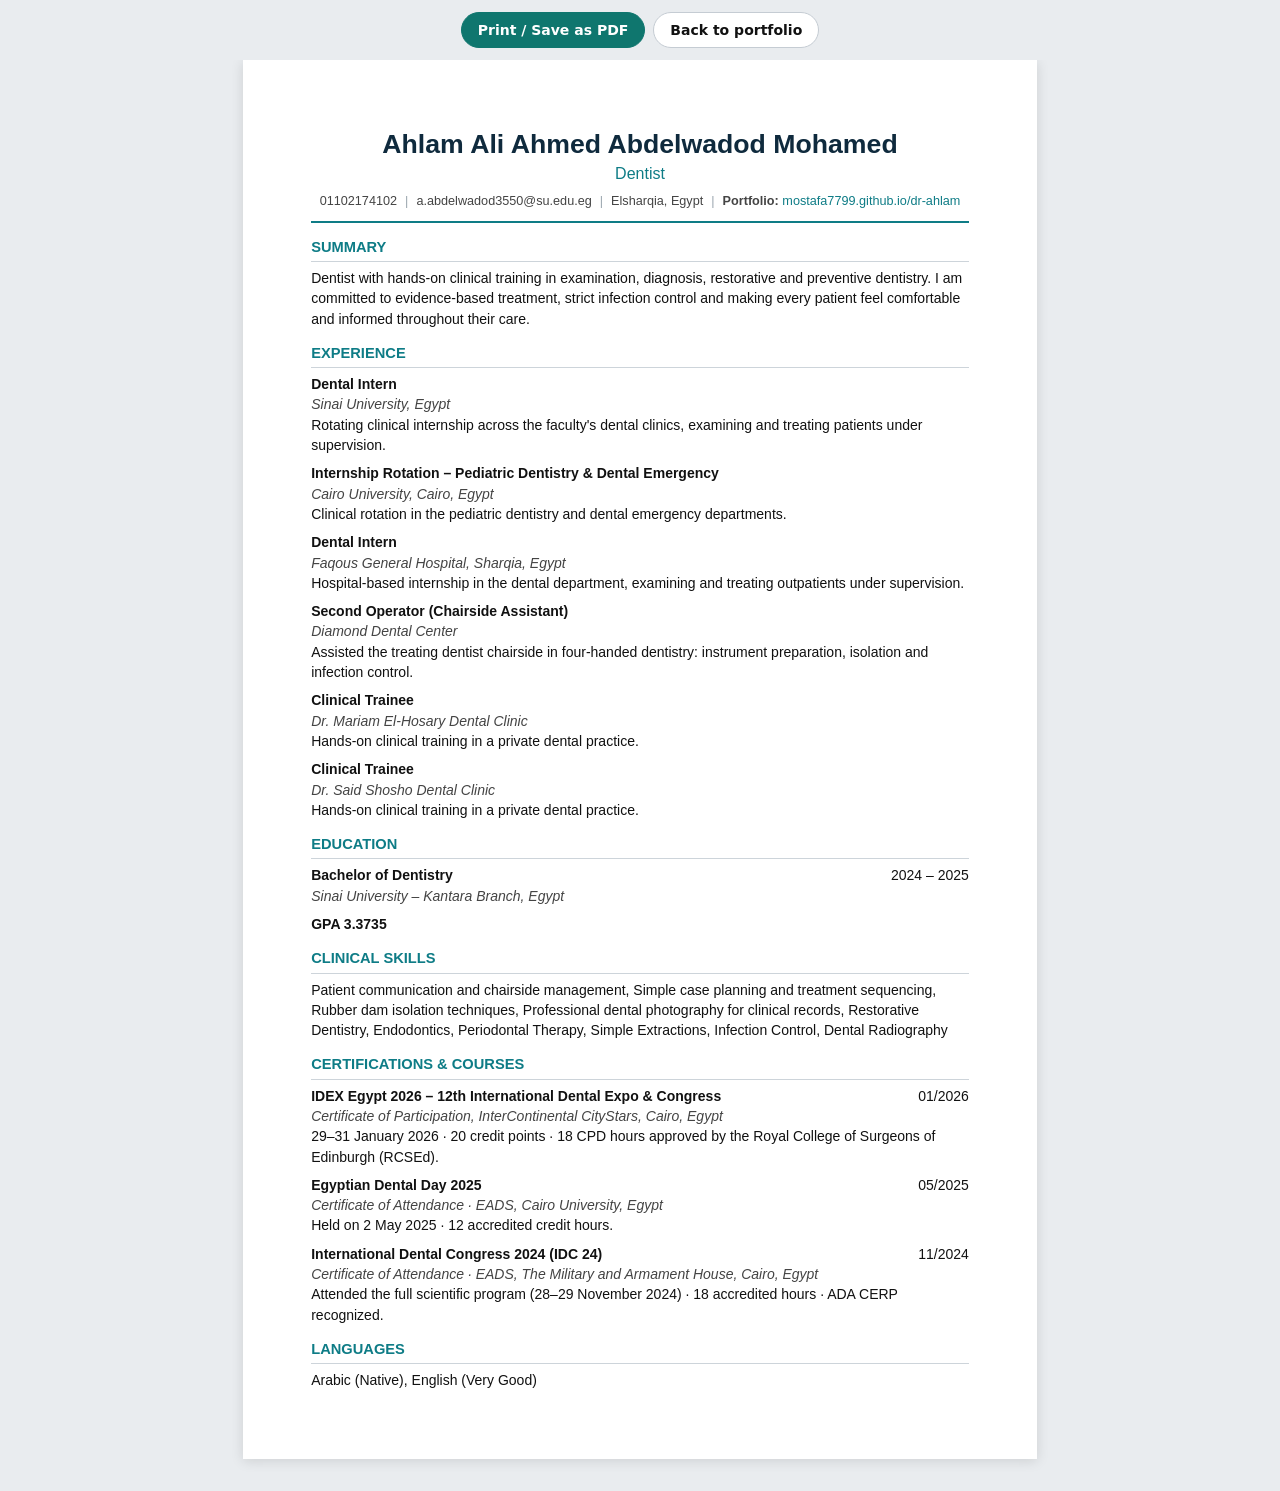
<file: cv.html>
<!doctype html>
<html lang="en" dir="ltr">
<head>
  <meta charset="utf-8">
  <meta name="viewport" content="width=device-width, initial-scale=1">
  <title>CV</title>
  <link rel="icon" href="data:image/svg+xml,%3Csvg xmlns=%22http://www.w3.org/2000/svg%22 viewBox=%220 0 100 100%22%3E%3Ccircle cx=%2250%22 cy=%2250%22 r=%2250%22 fill=%22%230f766e%22/%3E%3Ctext x=%2250%22 y=%2268%22 font-size=%2252%22 text-anchor=%22middle%22 fill=%22white%22 font-family=%22Arial%22 font-weight=%22bold%22%3EA%3C/text%3E%3C/svg%3E">
  <link rel="preconnect" href="https://fonts.googleapis.com">
  <link rel="preconnect" href="https://fonts.gstatic.com" crossorigin>
  <link href="https://fonts.googleapis.com/css2?family=Cairo:wght@400;700&display=swap" rel="stylesheet">
  <link rel="stylesheet" href="assets/css/cv.css?v=8">
</head>
<body>
  <div class="toolbar">
    <button class="primary" id="printBtn" type="button">Print / Save as PDF</button>
    <a href="index.html" id="backLink">Back to portfolio</a>
  </div>
  <article class="page" id="cv"></article>

  <script src="assets/js/i18n.js?v=8"></script>
  <script>
    (function () {
      const P = window.Portfolio;
      const params = new URLSearchParams(location.search);
      const lang = params.get("lang") === "ar" ? "ar" : "en";
      const cv = document.getElementById("cv");
      P.applyDir(lang);
      document.getElementById("printBtn").textContent = P.ui("printCv", lang);
      document.getElementById("backLink").textContent = P.ui("back", lang);
      document.getElementById("printBtn").addEventListener("click", () => window.print());

      function render(data) {
        const p = data.profile || {};
        const t = (v) => P.tr(v, lang);
        const name = t(p.name);
        document.title = name + " - CV";

        const portfolio = (data.settings && data.settings.portfolioUrl) || (/^https?:$/.test(location.protocol) ? location.origin + location.pathname.replace(/[^/]*$/, "") : "");
        const contact = [
          p.phone && `<span><bdi class="ltr">${P.esc(p.phone)}</bdi></span>`,
          p.email && `<span><bdi class="ltr">${P.esc(p.email)}</bdi></span>`,
          t(p.location) && `<span>${P.esc(t(p.location))}</span>`
        ].concat(portfolio ? [`<span><b>${lang === "ar" ? "الموقع" : "Portfolio"}:</b> <a class="ltr" href="${P.esc(portfolio)}">${P.esc(portfolio.replace(/^https?:\/\//, "").replace(/\/$/, ""))}</a></span>`] : [])
          .concat((p.links || []).filter((l) => l.url).map((l) => `<span><b>${P.esc(l.label || "Link")}:</b> <a class="ltr" href="${P.esc(l.url)}">${P.esc(l.url.replace(/^https?:\/\/(www\.)?/, ""))}</a></span>`))
          .filter(Boolean).join("");

        let html = `<h1>${P.esc(name)}</h1>`;
        if (t(p.title)) html += `<p class="cv-title">${P.esc(t(p.title))}</p>`;
        html += `<p class="cv-contact">${contact}</p>`;
        if (t(p.summary)) html += `<h2>${P.ui("summary", lang)}</h2><p>${P.esc(t(p.summary))}</p>`;

        (data.sections || []).filter((s) => s.visible !== false && !P.isPortfolioOnly(s.type) && (s.items || []).length).forEach((s) => {
          html += `<h2>${P.esc(t(s.title))}</h2>`;
          if (P.isTimeline(s.type)) {
            s.items.forEach((it) => {
              const org = [t(it.org), t(it.location)].filter(Boolean).join(lang === "ar" ? "، " : ", ");
              const bullets = (it.bullets || []).map(t).filter(Boolean);
              const date = P.dateRange(it, lang);
              html += `<div class="item">
                <div class="item-head"><span>${P.esc(t(it.title))}</span>${date ? `<span class="date">${P.esc(date)}</span>` : ""}</div>
                ${org ? `<div class="org">${P.esc(org)}</div>` : ""}
                ${t(it.description) ? `<p>${P.esc(t(it.description))}</p>` : ""}
                ${bullets.length ? `<ul>${bullets.map((b) => `<li>${P.esc(b)}</li>`).join("")}</ul>` : ""}
              </div>`;
            });
          } else {
            const list = s.items.map((it) => {
              const lvl = t(it.level);
              return t(it.name) + (lvl ? ` (${lvl})` : "");
            }).filter(Boolean);
            html += `<p>${P.esc(list.join(lang === "ar" ? "، " : ", "))}</p>`;
          }
        });
        cv.innerHTML = html;

        if (params.get("print") === "1") {
          // Wait for the Arabic font so the PDF uses it.
          (document.fonts ? document.fonts.ready : Promise.resolve()).then(() => setTimeout(() => window.print(), 300));
        }
      }

      let preview = null;
      if (params.get("preview") === "1") {
        try { preview = JSON.parse(localStorage.getItem("cv-preview-data") || "null"); } catch (e) { /* ignore */ }
      }
      if (preview) render(preview);
      else P.loadData().then(render).catch(() => { cv.textContent = P.ui("loadError", lang); });
    })();
  </script>
</body>
</html>
</file>
<file: assets/css/cv.css>
/* ATS-friendly CV: one column, plain text, standard headings, no images, tables or icons. */
:root { --text: #111; --muted: #444; --bg: #e9ecef; }
* { box-sizing: border-box; }
body {
  margin: 0; background: var(--bg); color: var(--text);
  font-family: Arial, Helvetica, sans-serif; font-size: 10.5pt; line-height: 1.45;
}
html[lang="ar"] body { font-family: "Cairo", Tahoma, Arial, sans-serif; }

.toolbar {
  display: flex; gap: 8px; justify-content: center; flex-wrap: wrap;
  padding: 12px 16px; position: sticky; top: 0; background: var(--bg);
}
.toolbar button, .toolbar a {
  font: 600 14px system-ui, sans-serif; padding: 9px 16px; border-radius: 999px;
  border: 1px solid #c5ccd3; background: #fff; color: #111; text-decoration: none; cursor: pointer;
}
.toolbar .primary { background: #0f766e; border-color: #0f766e; color: #fff; }

.page {
  width: 210mm; max-width: calc(100% - 32px); min-height: 297mm; margin: 0 auto 32px;
  background: #fff; padding: 18mm; box-shadow: 0 2px 12px rgba(0, 0, 0, .12);
}
h1 { font-size: 20pt; margin: 0; line-height: 1.2; text-align: center; }
.cv-title { font-size: 12pt; color: var(--muted); margin: 2px 0 6px; text-align: center; }
.cv-contact { color: var(--muted); margin: 0; font-size: 10pt; }
.cv-contact a { color: #0e7c86; text-decoration: none; }
.cv-title { color: #0e7c86; }
h1 { color: #0f2a3d; }
.cv-contact {
  padding-bottom: 8px; border-bottom: 2px solid #0e7c86; line-height: 1.7; font-size: 9.5pt;
  display: flex; flex-wrap: wrap; justify-content: center; white-space: nowrap;
}
.cv-contact span + span::before { content: "|"; margin: 0 8px; color: #9aa5ae; }
html[lang="en"] .org { font-style: italic; }
h2 {
  font-size: 11pt; text-transform: uppercase; margin: 14px 0 6px; padding-bottom: 3px;
  border-bottom: 1px solid #cdd4da; color: #0e7c86;
}
html[lang="ar"] h2 { letter-spacing: 0; }
.item { margin: 0 0 8px; break-inside: avoid; }
.item-head { display: flex; justify-content: space-between; gap: 12px; font-weight: 700; }
.item-head .date { font-weight: 400; white-space: nowrap; direction: ltr; unicode-bidi: embed; }
.org { color: var(--muted); }
p { margin: 0; white-space: pre-line; }
ul { margin: 2px 0 0; padding-inline-start: 18px; }
.ltr { direction: ltr; unicode-bidi: embed; }

@media (max-width: 600px) {
  .page { padding: 18px 16px; min-height: 0; }
}

@media print {
  @page { size: A4; margin: 16mm; }
  body { background: #fff; }
  .toolbar { display: none; }
  .page { width: auto; max-width: none; min-height: 0; margin: 0; padding: 0; box-shadow: none; }
}
</file>
